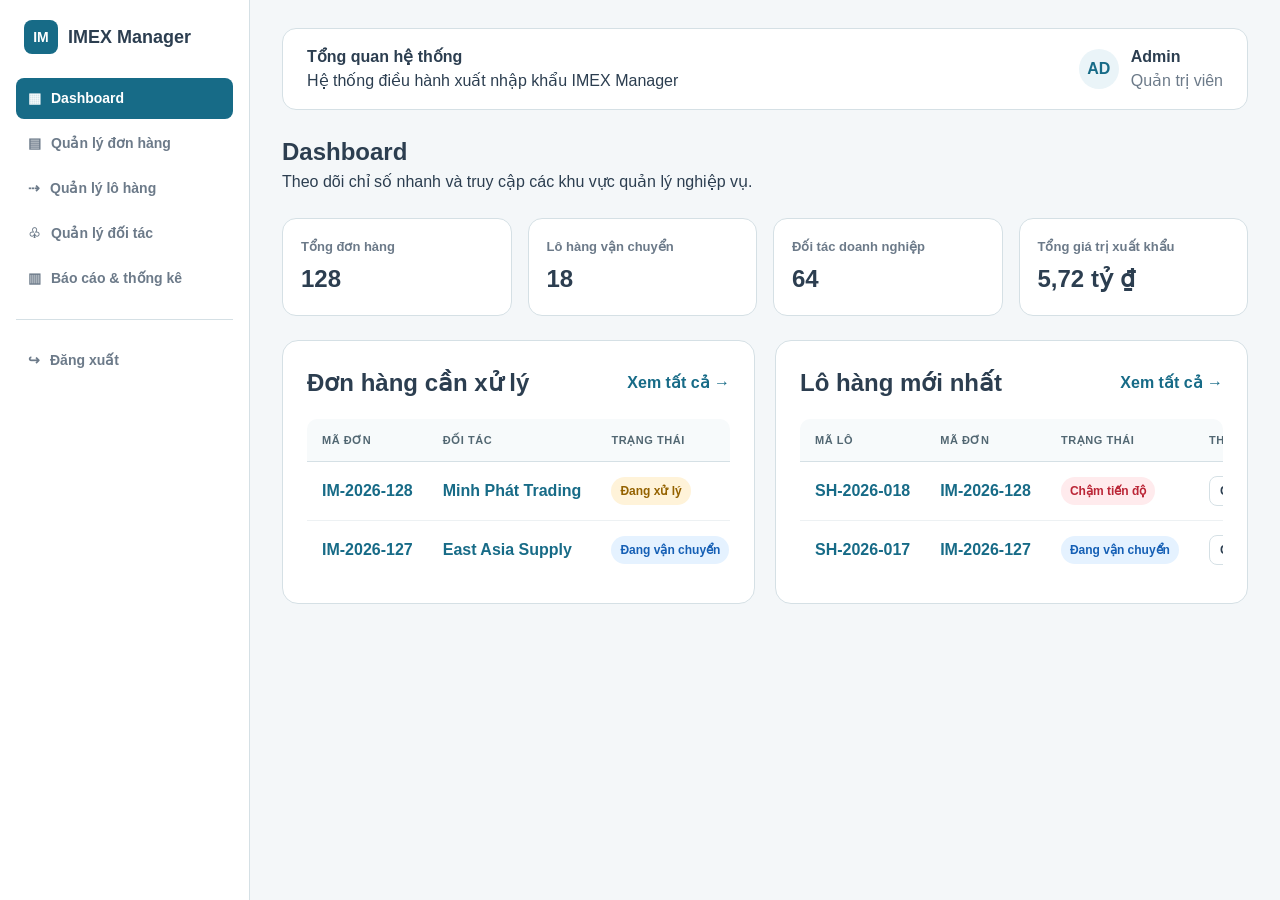
<file: index.html>
<!DOCTYPE html>
<html lang="vi">
<head>
  <meta charset="UTF-8">
  <meta name="viewport" content="width=device-width, initial-scale=1.0">
  <title>Dashboard | IMEX Manager</title>
  <link rel="stylesheet" href="css/style.css">
</head>
<body>
  <div class="app-layout">
    <aside class="sidebar">
      <div class="logo">
        <span class="logo-mark">IM</span>
        <span>IMEX Manager</span>
      </div>

      <nav class="sidebar-nav" aria-label="Điều hướng chính">
        <a class="active" href="index.html"><span aria-hidden="true">▦</span> Dashboard</a>
        <a href="pages/orders.html"><span aria-hidden="true">▤</span> Quản lý đơn hàng</a>
        <a href="pages/shipments.html"><span aria-hidden="true">⇢</span> Quản lý lô hàng</a>
        <a href="pages/partners.html"><span aria-hidden="true">♧</span> Quản lý đối tác</a>
        <a href="pages/reports.html"><span aria-hidden="true">▥</span> Báo cáo & thống kê</a>
      </nav>

      <div class="divider"></div>
      <a class="nav-link" href="login.html"><span aria-hidden="true">↪</span> Đăng xuất</a>
    </aside>

    <main class="main-content">
      <header class="topbar">
        <div>
          <strong>Tổng quan hệ thống</strong>
          <p class="mb-0">Hệ thống điều hành xuất nhập khẩu IMEX Manager</p>
        </div>

        <div class="user-profile">
          <div class="avatar">AD</div>
          <div>
            <strong>Admin</strong>
            <div class="muted">Quản trị viên</div>
          </div>
        </div>
      </header>

      <section class="page-header">
        <div>
          <h1>Dashboard</h1>
          <p>Theo dõi chỉ số nhanh và truy cập các khu vực quản lý nghiệp vụ.</p>
        </div>
      </section>

      <section class="stats-grid" aria-label="Thống kê tổng quan">
        <article class="stat-card">
          <span class="label">Tổng đơn hàng</span>
          <strong class="value">128</strong>
        </article>

        <article class="stat-card">
          <span class="label">Lô hàng vận chuyển</span>
          <strong class="value">18</strong>
        </article>

        <article class="stat-card">
          <span class="label">Đối tác doanh nghiệp</span>
          <strong class="value">64</strong>
        </article>

        <article class="stat-card">
          <span class="label">Tổng giá trị xuất khẩu</span>
          <strong class="value">5,72 tỷ ₫</strong>
        </article>
      </section>

      <section class="content-grid">
        <article class="card">
          <div class="card-header">
            <h2>Đơn hàng cần xử lý</h2>
            <a href="pages/orders.html" class="text-primary">Xem tất cả →</a>
          </div>
          <div class="table-container">
            <table>
              <thead>
                <tr>
                  <th scope="col">Mã đơn</th>
                  <th scope="col">Đối tác</th>
                  <th scope="col">Trạng thái</th>
                  <th scope="col">Thao tác</th>
                </tr>
              </thead>
              <tbody>
                <tr>
                  <td><a href="pages/orders.html?search=IM-2026-128&edit=IM-2026-128" class="text-primary">IM-2026-128</a></td>
                  <td><a href="pages/partners.html?search=Minh Phát" class="text-primary">Minh Phát Trading</a></td>
                  <td><span class="badge badge-warning">Đang xử lý</span></td>
                  <td><a href="pages/orders.html?search=IM-2026-128&edit=IM-2026-128" class="btn btn-secondary btn-sm">Sửa</a></td>
                </tr>
                <tr>
                  <td><a href="pages/orders.html?search=IM-2026-127&edit=IM-2026-127" class="text-primary">IM-2026-127</a></td>
                  <td><a href="pages/partners.html?search=East Asia" class="text-primary">East Asia Supply</a></td>
                  <td><span class="badge badge-info">Đang vận chuyển</span></td>
                  <td><a href="pages/orders.html?search=IM-2026-127&edit=IM-2026-127" class="btn btn-secondary btn-sm">Sửa</a></td>
                </tr>
              </tbody>
            </table>
          </div>
        </article>

        <article class="card">
          <div class="card-header">
            <h2>Lô hàng mới nhất</h2>
            <a href="pages/shipments.html" class="text-primary">Xem tất cả →</a>
          </div>
          <div class="table-container">
            <table>
              <thead>
                <tr>
                  <th scope="col">Mã lô</th>
                  <th scope="col">Mã đơn</th>
                  <th scope="col">Trạng thái</th>
                  <th scope="col">Thao tác</th>
                </tr>
              </thead>
              <tbody>
                <tr>
                  <td><a href="pages/shipments.html?search=SH-2026-018&edit=SH-2026-018" class="text-primary">SH-2026-018</a></td>
                  <td><a href="pages/orders.html?search=IM-2026-128&edit=IM-2026-128" class="text-primary">IM-2026-128</a></td>
                  <td><span class="badge badge-danger">Chậm tiến độ</span></td>
                  <td><a href="pages/shipments.html?search=SH-2026-018&edit=SH-2026-018" class="btn btn-secondary btn-sm">Chi tiết</a></td>
                </tr>
                <tr>
                  <td><a href="pages/shipments.html?search=SH-2026-017&edit=SH-2026-017" class="text-primary">SH-2026-017</a></td>
                  <td><a href="pages/orders.html?search=IM-2026-127&edit=IM-2026-127" class="text-primary">IM-2026-127</a></td>
                  <td><span class="badge badge-info">Đang vận chuyển</span></td>
                  <td><a href="pages/shipments.html?search=SH-2026-017&edit=SH-2026-017" class="btn btn-secondary btn-sm">Chi tiết</a></td>
                </tr>
              </tbody>
            </table>
          </div>
        </article>
      </section>
    </main>
  </div>
  <script src="js/app.js" defer></script>
</body>
</html>
</file>
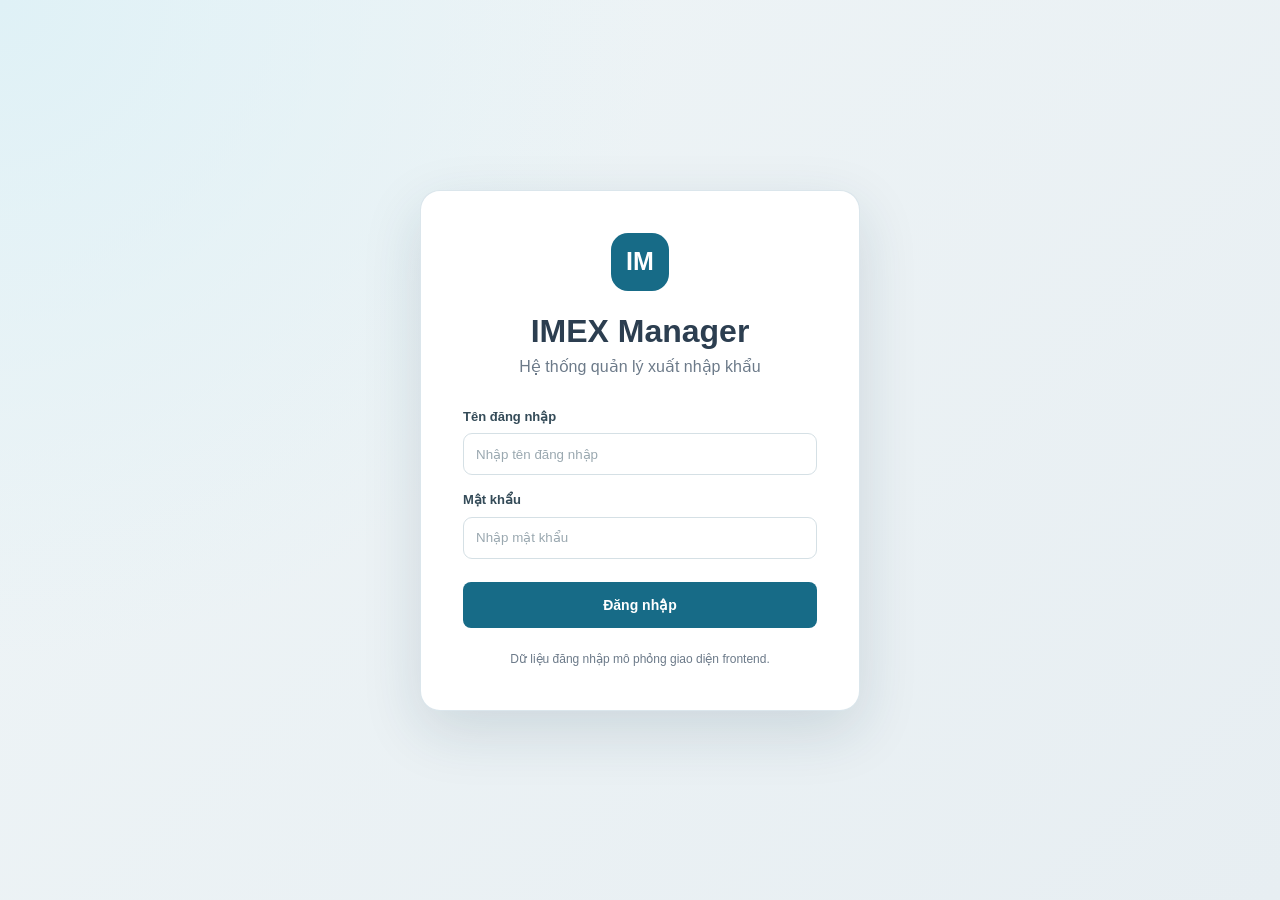
<file: login.html>
<!DOCTYPE html>
<html lang="vi">
<head>
  <meta charset="UTF-8">
  <meta name="viewport" content="width=device-width, initial-scale=1.0">
  <title>Đăng nhập | IMEX Manager</title>
  <link rel="stylesheet" href="css/style.css">
</head>
<body class="login-page">
  <main class="login-container">
    <header class="login-header">
      <div class="login-logo">IM</div>
      <h1>IMEX Manager</h1>
      <p class="muted">Hệ thống quản lý xuất nhập khẩu</p>
    </header>

    <form action="index.html" method="post">
      <div class="form-group">
        <label for="username">Tên đăng nhập</label>
        <input id="username" name="username" placeholder="Nhập tên đăng nhập" required>
      </div>

      <div class="form-group">
        <label for="password">Mật khẩu</label>
        <input id="password" name="password" type="password" placeholder="Nhập mật khẩu" required>
      </div>

      <button class="btn btn-primary" type="submit">Đăng nhập</button>
    </form>

    <footer class="login-footer">
      Dữ liệu đăng nhập mô phỏng giao diện frontend.
    </footer>
  </main>
  <script src="js/app.js" defer></script>
</body>
</html>
</file>
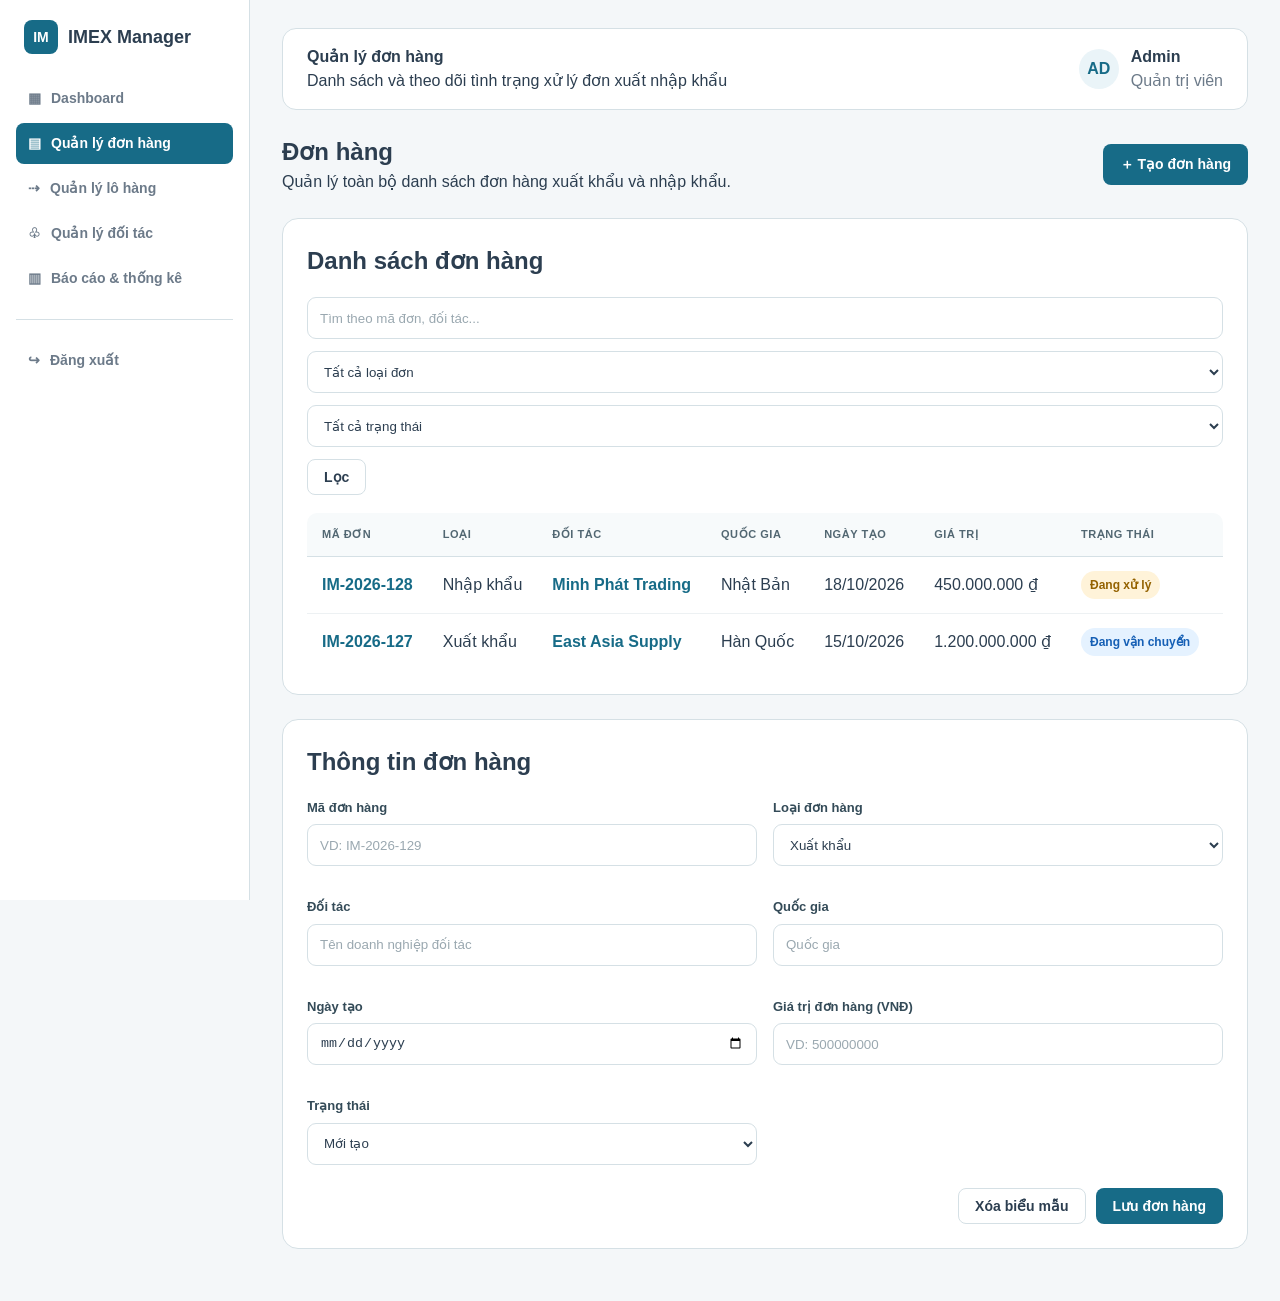
<file: pages/orders.html>
<!DOCTYPE html>
<html lang="vi">
<head>
  <meta charset="UTF-8">
  <meta name="viewport" content="width=device-width, initial-scale=1.0">
  <title>Quản lý đơn hàng | IMEX Manager</title>
  <link rel="stylesheet" href="../css/style.css">
</head>
<body>
  <div class="app-layout">
    <aside class="sidebar">
      <div class="logo">
        <span class="logo-mark">IM</span>
        <span>IMEX Manager</span>
      </div>

      <nav class="sidebar-nav" aria-label="Điều hướng chính">
        <a href="../index.html"><span aria-hidden="true">▦</span> Dashboard</a>
        <a class="active" href="orders.html"><span aria-hidden="true">▤</span> Quản lý đơn hàng</a>
        <a href="shipments.html"><span aria-hidden="true">⇢</span> Quản lý lô hàng</a>
        <a href="partners.html"><span aria-hidden="true">♧</span> Quản lý đối tác</a>
        <a href="reports.html"><span aria-hidden="true">▥</span> Báo cáo & thống kê</a>
      </nav>

      <div class="divider"></div>
      <a class="nav-link" href="../login.html"><span aria-hidden="true">↪</span> Đăng xuất</a>
    </aside>

    <main class="main-content">
      <header class="topbar">
        <div>
          <strong>Quản lý đơn hàng</strong>
          <p class="mb-0">Danh sách và theo dõi tình trạng xử lý đơn xuất nhập khẩu</p>
        </div>

        <div class="user-profile">
          <div class="avatar">AD</div>
          <div>
            <strong>Admin</strong>
            <div class="muted">Quản trị viên</div>
          </div>
        </div>
      </header>

      <section class="page-header">
        <div>
          <h1>Đơn hàng</h1>
          <p>Quản lý toàn bộ danh sách đơn hàng xuất khẩu và nhập khẩu.</p>
        </div>
        <a class="btn btn-primary" href="#order-form">＋ Tạo đơn hàng</a>
      </section>

      <section class="card">
        <div class="card-header">
          <h2>Danh sách đơn hàng</h2>
        </div>

        <div class="toolbar">
          <div class="search-box">
            <input type="search" aria-label="Tìm đơn hàng" placeholder="Tìm theo mã đơn, đối tác...">
          </div>

          <select aria-label="Lọc loại đơn">
            <option value="">Tất cả loại đơn</option>
            <option value="export">Xuất khẩu</option>
            <option value="import">Nhập khẩu</option>
          </select>

          <select aria-label="Lọc trạng thái">
            <option value="">Tất cả trạng thái</option>
            <option value="new">Mới tạo</option>
            <option value="processing">Đang xử lý</option>
            <option value="shipping">Đang vận chuyển</option>
            <option value="completed">Hoàn thành</option>
            <option value="cancelled">Đã hủy</option>
          </select>

          <button class="btn btn-secondary" type="button">Lọc</button>
        </div>

        <div class="table-container">
          <table>
            <caption class="sr-only">Danh sách các đơn hàng xuất nhập khẩu</caption>
            <thead>
              <tr>
                <th scope="col">Mã đơn</th>
                <th scope="col">Loại</th>
                <th scope="col">Đối tác</th>
                <th scope="col">Quốc gia</th>
                <th scope="col">Ngày tạo</th>
                <th scope="col">Giá trị</th>
                <th scope="col">Trạng thái</th>
                <th scope="col">Thao tác</th>
              </tr>
            </thead>
            <tbody>
              <tr>
                <td><a href="shipments.html?search=IM-2026-128" class="text-primary">IM-2026-128</a></td>
                <td>Nhập khẩu</td>
                <td><a href="partners.html?search=Minh Phát&edit=PT-001" class="text-primary">Minh Phát Trading</a></td>
                <td>Nhật Bản</td>
                <td>18/10/2026</td>
                <td>450.000.000 ₫</td>
                <td><span class="badge badge-warning">Đang xử lý</span></td>
                <td>
                  <div class="actions">
                    <button class="btn btn-secondary btn-sm" type="button">Xem</button>
                    <button class="btn btn-secondary btn-sm" type="button">Sửa</button>
                  </div>
                </td>
              </tr>
              <tr>
                <td><a href="shipments.html?search=IM-2026-127" class="text-primary">IM-2026-127</a></td>
                <td>Xuất khẩu</td>
                <td><a href="partners.html?search=East Asia&edit=PT-002" class="text-primary">East Asia Supply</a></td>
                <td>Hàn Quốc</td>
                <td>15/10/2026</td>
                <td>1.200.000.000 ₫</td>
                <td><span class="badge badge-info">Đang vận chuyển</span></td>
                <td>
                  <div class="actions">
                    <button class="btn btn-secondary btn-sm" type="button">Xem</button>
                    <button class="btn btn-secondary btn-sm" type="button">Sửa</button>
                  </div>
                </td>
              </tr>
            </tbody>
          </table>
        </div>
      </section>

      <section id="order-form" class="form-card mt-2">
        <div class="card-header">
          <h2>Thông tin đơn hàng</h2>
        </div>

        <form action="#" method="post">
          <div class="form-grid">
            <div class="form-group">
              <label for="order-code">Mã đơn hàng</label>
              <input id="order-code" name="order-code" placeholder="VD: IM-2026-129" required>
            </div>

            <div class="form-group">
              <label for="order-type">Loại đơn hàng</label>
              <select id="order-type" name="order-type">
                <option value="Xuất khẩu">Xuất khẩu</option>
                <option value="Nhập khẩu">Nhập khẩu</option>
              </select>
            </div>

            <div class="form-group">
              <label for="partner">Đối tác</label>
              <input id="partner" name="partner" placeholder="Tên doanh nghiệp đối tác" required>
            </div>

            <div class="form-group">
              <label for="country">Quốc gia</label>
              <input id="country" name="country" placeholder="Quốc gia" required>
            </div>

            <div class="form-group">
              <label for="created-date">Ngày tạo</label>
              <input id="created-date" name="created-date" type="date">
            </div>

            <div class="form-group">
              <label for="order-value">Giá trị đơn hàng (VNĐ)</label>
              <input id="order-value" name="order-value" type="number" placeholder="VD: 500000000">
            </div>

            <div class="form-group">
              <label for="order-status">Trạng thái</label>
              <select id="order-status" name="order-status">
                <option value="Mới tạo">Mới tạo</option>
                <option value="Đang xử lý">Đang xử lý</option>
                <option value="Đang vận chuyển">Đang vận chuyển</option>
                <option value="Hoàn thành">Hoàn thành</option>
                <option value="Đã hủy">Đã hủy</option>
              </select>
            </div>
          </div>

          <div class="form-actions mt-1">
            <button class="btn btn-secondary" type="reset">Xóa biểu mẫu</button>
            <button class="btn btn-primary" type="submit">Lưu đơn hàng</button>
          </div>
        </form>
      </section>
    </main>
  </div>
  <script src="../js/app.js" defer></script>
</body>
</html
</file>
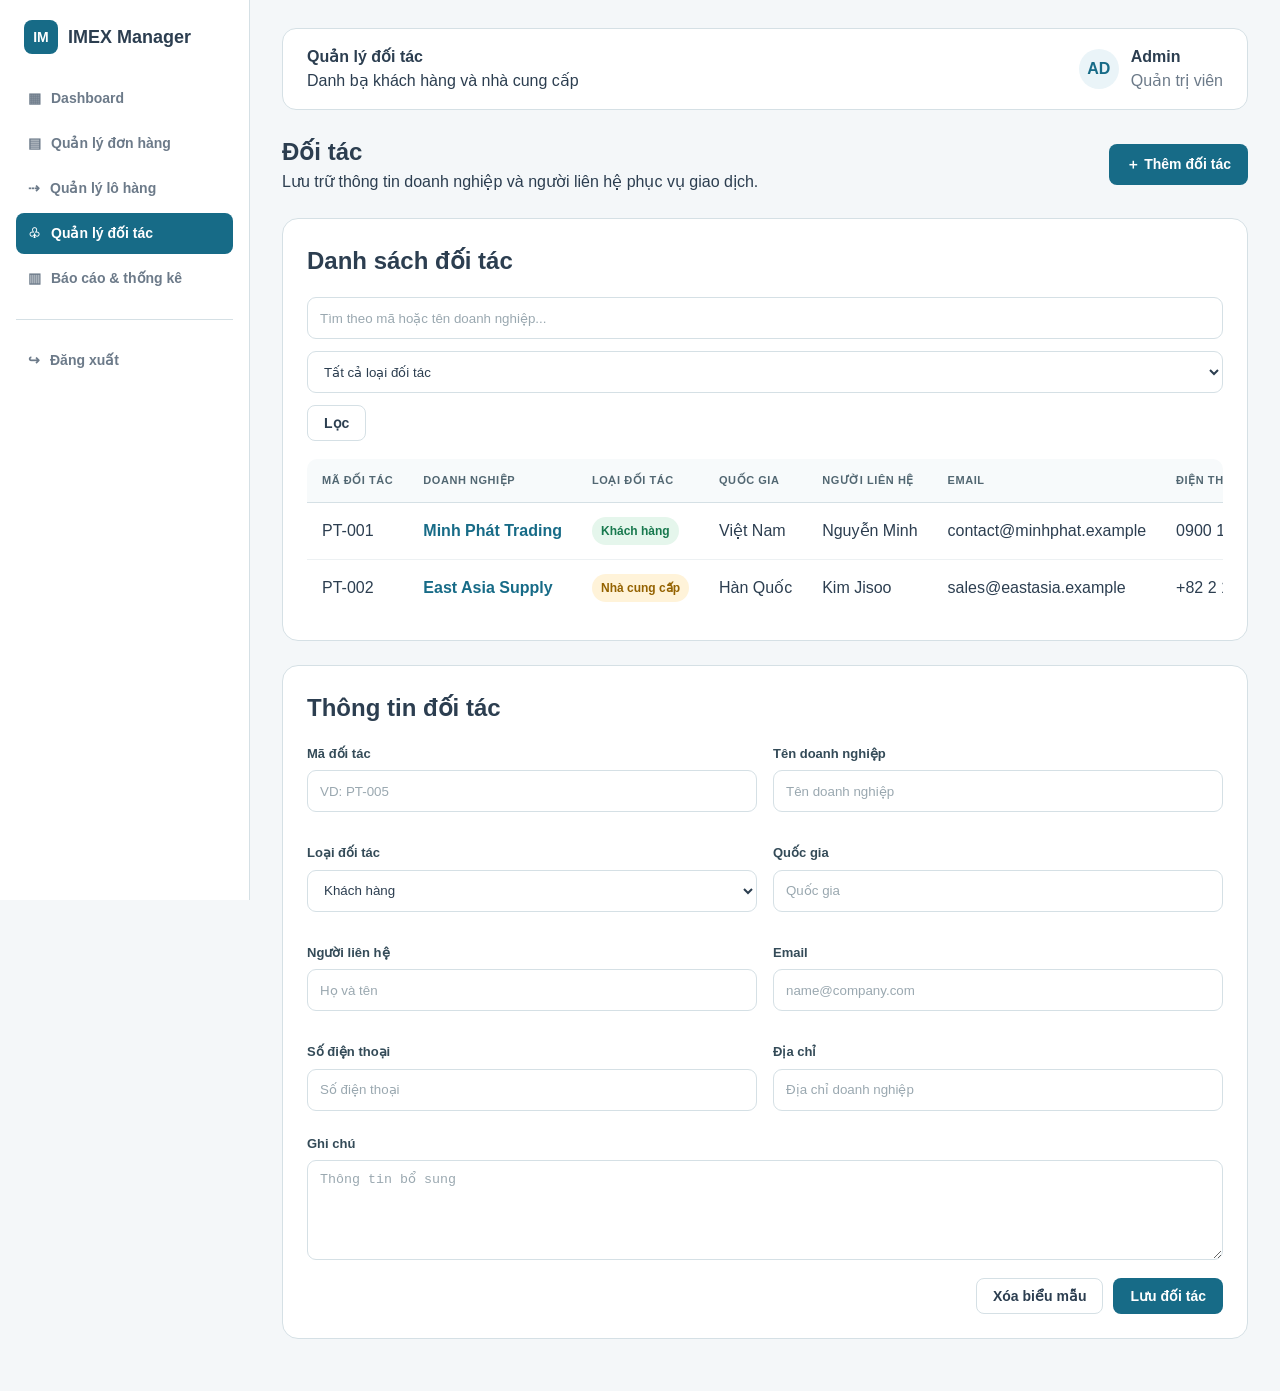
<file: pages/partners.html>
<!DOCTYPE html>
<html lang="vi">
<head>
  <meta charset="UTF-8">
  <meta name="viewport" content="width=device-width, initial-scale=1.0">
  <title>Quản lý đối tác | IMEX Manager</title>
  <link rel="stylesheet" href="../css/style.css">
</head>
<body>
  <div class="app-layout">
    <aside class="sidebar">
      <div class="logo">
        <span class="logo-mark">IM</span>
        <span>IMEX Manager</span>
      </div>

      <nav class="sidebar-nav" aria-label="Điều hướng chính">
        <a href="../index.html"><span aria-hidden="true">▦</span> Dashboard</a>
        <a href="orders.html"><span aria-hidden="true">▤</span> Quản lý đơn hàng</a>
        <a href="shipments.html"><span aria-hidden="true">⇢</span> Quản lý lô hàng</a>
        <a class="active" href="partners.html"><span aria-hidden="true">♧</span> Quản lý đối tác</a>
        <a href="reports.html"><span aria-hidden="true">▥</span> Báo cáo & thống kê</a>
      </nav>

      <div class="divider"></div>
      <a class="nav-link" href="../login.html"><span aria-hidden="true">↪</span> Đăng xuất</a>
    </aside>

    <main class="main-content">
      <header class="topbar">
        <div>
          <strong>Quản lý đối tác</strong>
          <p class="mb-0">Danh bạ khách hàng và nhà cung cấp</p>
        </div>

        <div class="user-profile">
          <div class="avatar">AD</div>
          <div>
            <strong>Admin</strong>
            <div class="muted">Quản trị viên</div>
          </div>
        </div>
      </header>

      <section class="page-header">
        <div>
          <h1>Đối tác</h1>
          <p>Lưu trữ thông tin doanh nghiệp và người liên hệ phục vụ giao dịch.</p>
        </div>
        <a class="btn btn-primary" href="#partner-form">＋ Thêm đối tác</a>
      </section>

      <section class="card">
        <div class="card-header">
          <h2>Danh sách đối tác</h2>
        </div>

        <div class="toolbar">
          <div class="search-box">
            <input type="search" aria-label="Tìm đối tác" placeholder="Tìm theo mã hoặc tên doanh nghiệp...">
          </div>

          <select aria-label="Lọc loại đối tác">
            <option value="">Tất cả loại đối tác</option>
            <option value="customer">Khách hàng</option>
            <option value="supplier">Nhà cung cấp</option>
            <option value="both">Cả hai</option>
          </select>

          <button class="btn btn-secondary" type="button">Lọc</button>
        </div>

        <div class="table-container">
          <table>
            <caption class="sr-only">Danh sách đối tác doanh nghiệp</caption>
            <thead>
              <tr>
                <th scope="col">Mã đối tác</th>
                <th scope="col">Doanh nghiệp</th>
                <th scope="col">Loại đối tác</th>
                <th scope="col">Quốc gia</th>
                <th scope="col">Người liên hệ</th>
                <th scope="col">Email</th>
                <th scope="col">Điện thoại</th>
                <th scope="col">Thao tác</th>
              </tr>
            </thead>
            <tbody>
              <tr>
                <td>PT-001</td>
                <td>
                  <a href="orders.html?search=Minh Phát" class="text-primary">Minh Phát Trading</a>
                </td>
                <td><span class="badge badge-success">Khách hàng</span></td>
                <td>Việt Nam</td>
                <td>Nguyễn Minh</td>
                <td>contact@minhphat.example</td>
                <td>0900 123 456</td>
                <td>
                  <div class="actions">
                    <button class="btn btn-secondary btn-sm" type="button">Xem</button>
                    <button class="btn btn-secondary btn-sm" type="button">Sửa</button>
                  </div>
                </td>
              </tr>
              <tr>
                <td>PT-002</td>
                <td>
                  <a href="orders.html?search=East Asia" class="text-primary">East Asia Supply</a>
                </td>
                <td><span class="badge badge-warning">Nhà cung cấp</span></td>
                <td>Hàn Quốc</td>
                <td>Kim Jisoo</td>
                <td>sales@eastasia.example</td>
                <td>+82 2 1234 5678</td>
                <td>
                  <div class="actions">
                    <button class="btn btn-secondary btn-sm" type="button">Xem</button>
                    <button class="btn btn-secondary btn-sm" type="button">Sửa</button>
                  </div>
                </td>
              </tr>
            </tbody>
          </table>
        </div>
      </section>

      <section id="partner-form" class="form-card mt-2">
        <div class="card-header">
          <h2>Thông tin đối tác</h2>
        </div>

        <form action="#" method="post">
          <div class="form-grid">
            <div class="form-group">
              <label for="partner-code">Mã đối tác</label>
              <input id="partner-code" name="partner-code" placeholder="VD: PT-005" required>
            </div>

            <div class="form-group">
              <label for="company">Tên doanh nghiệp</label>
              <input id="company" name="company" placeholder="Tên doanh nghiệp" required>
            </div>

            <div class="form-group">
              <label for="partner-type">Loại đối tác</label>
              <select id="partner-type" name="partner-type">
                <option value="Khách hàng">Khách hàng</option>
                <option value="Nhà cung cấp">Nhà cung cấp</option>
                <option value="Cả hai">Cả hai</option>
              </select>
            </div>

            <div class="form-group">
              <label for="partner-country">Quốc gia</label>
              <input id="partner-country" name="partner-country" placeholder="Quốc gia" required>
            </div>

            <div class="form-group">
              <label for="contact-name">Người liên hệ</label>
              <input id="contact-name" name="contact-name" placeholder="Họ và tên">
            </div>

            <div class="form-group">
              <label for="partner-email">Email</label>
              <input id="partner-email" name="partner-email" type="email" placeholder="name@company.com" required>
            </div>

            <div class="form-group">
              <label for="partner-phone">Số điện thoại</label>
              <input id="partner-phone" name="partner-phone" type="tel" placeholder="Số điện thoại">
            </div>

            <div class="form-group">
              <label for="partner-address">Địa chỉ</label>
              <input id="partner-address" name="partner-address" placeholder="Địa chỉ doanh nghiệp">
            </div>
          </div>

          <div class="form-group mt-1">
            <label for="partner-notes">Ghi chú</label>
            <textarea id="partner-notes" name="partner-notes" placeholder="Thông tin bổ sung"></textarea>
          </div>

          <div class="form-actions">
            <button class="btn btn-secondary" type="reset">Xóa biểu mẫu</button>
            <button class="btn btn-primary" type="submit">Lưu đối tác</button>
          </div>
        </form>
      </section>
    </main>
  </div>
  <script src="../js/app.js" defer></script>
</body>
</html>
</file>
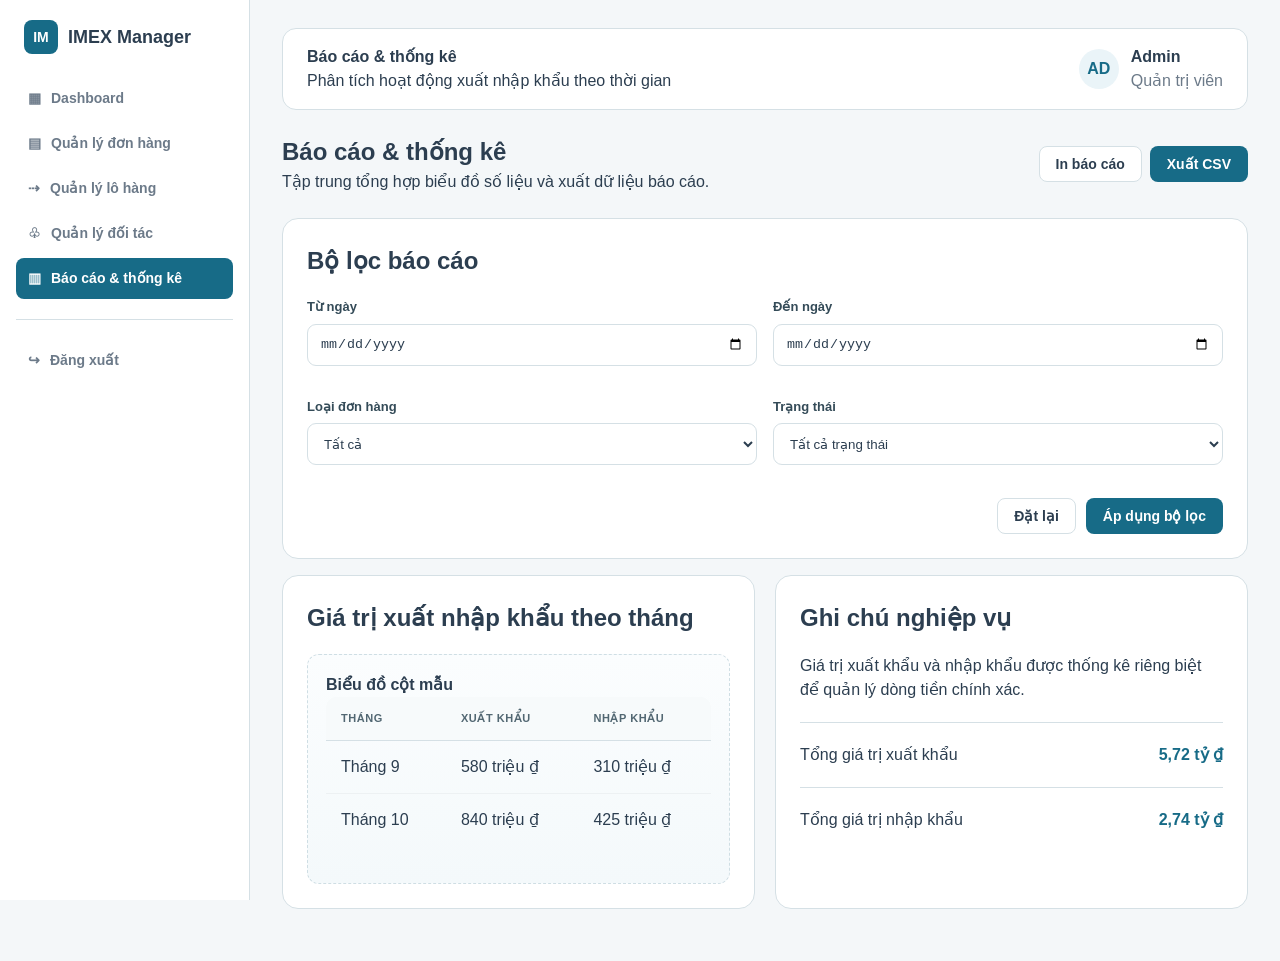
<file: pages/reports.html>
<!DOCTYPE html>
<html lang="vi">
<head>
  <meta charset="UTF-8">
  <meta name="viewport" content="width=device-width, initial-scale=1.0">
  <title>Báo cáo & thống kê | IMEX Manager</title>
  <link rel="stylesheet" href="../css/style.css">
</head>
<body>
  <div class="app-layout">
    <aside class="sidebar">
      <div class="logo">
        <span class="logo-mark">IM</span>
        <span>IMEX Manager</span>
      </div>

      <nav class="sidebar-nav" aria-label="Điều hướng chính">
        <a href="../index.html"><span aria-hidden="true">▦</span> Dashboard</a>
        <a href="orders.html"><span aria-hidden="true">▤</span> Quản lý đơn hàng</a>
        <a href="shipments.html"><span aria-hidden="true">⇢</span> Quản lý lô hàng</a>
        <a href="partners.html"><span aria-hidden="true">♧</span> Quản lý đối tác</a>
        <a class="active" href="reports.html"><span aria-hidden="true">▥</span> Báo cáo & thống kê</a>
      </nav>

      <div class="divider"></div>
      <a class="nav-link" href="../login.html"><span aria-hidden="true">↪</span> Đăng xuất</a>
    </aside>

    <main class="main-content">
      <header class="topbar">
        <div>
          <strong>Báo cáo & thống kê</strong>
          <p class="mb-0">Phân tích hoạt động xuất nhập khẩu theo thời gian</p>
        </div>

        <div class="user-profile">
          <div class="avatar">AD</div>
          <div>
            <strong>Admin</strong>
            <div class="muted">Quản trị viên</div>
          </div>
        </div>
      </header>

      <section class="page-header">
        <div>
          <h1>Báo cáo & thống kê</h1>
          <p>Tập trung tổng hợp biểu đồ số liệu và xuất dữ liệu báo cáo.</p>
        </div>

        <div class="d-flex gap-1">
          <button class="btn btn-secondary" type="button">In báo cáo</button>
          <button class="btn btn-primary" type="button">Xuất CSV</button>
        </div>
      </section>

      <section class="card mb-2">
        <div class="card-header">
          <h2>Bộ lọc báo cáo</h2>
        </div>

        <form action="#report-results" method="get">
          <div class="form-grid">
            <div class="form-group">
              <label for="from-date">Từ ngày</label>
              <input id="from-date" name="from-date" type="date">
            </div>

            <div class="form-group">
              <label for="to-date">Đến ngày</label>
              <input id="to-date" name="to-date" type="date">
            </div>

            <div class="form-group">
              <label for="report-type">Loại đơn hàng</label>
              <select id="report-type" name="report-type">
                <option value="all">Tất cả</option>
                <option value="export">Xuất khẩu</option>
                <option value="import">Nhập khẩu</option>
              </select>
            </div>

            <div class="form-group">
              <label for="report-status">Trạng thái</label>
              <select id="report-status" name="report-status">
                <option value="all">Tất cả trạng thái</option>
                <option value="completed">Hoàn thành</option>
                <option value="processing">Đang xử lý</option>
              </select>
            </div>
          </div>

          <div class="form-actions">
            <button class="btn btn-secondary" type="reset">Đặt lại</button>
            <button class="btn btn-primary" type="submit">Áp dụng bộ lọc</button>
          </div>
        </form>
      </section>

      <section class="content-grid">
        <article class="report-card">
          <div class="card-header">
            <h2>Giá trị xuất nhập khẩu theo tháng</h2>
          </div>
          <div class="chart-placeholder">
            <p><strong>Biểu đồ cột mẫu</strong></p>
            <div class="table-container">
              <table>
                <thead>
                  <tr>
                    <th scope="col">Tháng</th>
                    <th scope="col">Xuất khẩu</th>
                    <th scope="col">Nhập khẩu</th>
                  </tr>
                </thead>
                <tbody>
                  <tr>
                    <td>Tháng 9</td>
                    <td>580 triệu ₫</td>
                    <td>310 triệu ₫</td>
                  </tr>
                  <tr>
                    <td>Tháng 10</td>
                    <td>840 triệu ₫</td>
                    <td>425 triệu ₫</td>
                  </tr>
                </tbody>
              </table>
            </div>
          </div>
        </article>

        <article class="report-card">
          <div class="card-header">
            <h2>Ghi chú nghiệp vụ</h2>
          </div>
          <p>Giá trị xuất khẩu và nhập khẩu được thống kê riêng biệt để quản lý dòng tiền chính xác.</p>
          <div class="divider"></div>
          <div class="d-flex align-center justify-between">
            <span>Tổng giá trị xuất khẩu</span>
            <strong class="text-primary">5,72 tỷ ₫</strong>
          </div>
          <div class="divider"></div>
          <div class="d-flex align-center justify-between">
            <span>Tổng giá trị nhập khẩu</span>
            <strong class="text-primary">2,74 tỷ ₫</strong>
          </div>
        </article>
      </section>
    </main>
  </div>
  <script src="../js/app.js" defer></script>
</body>
</html>
</file>
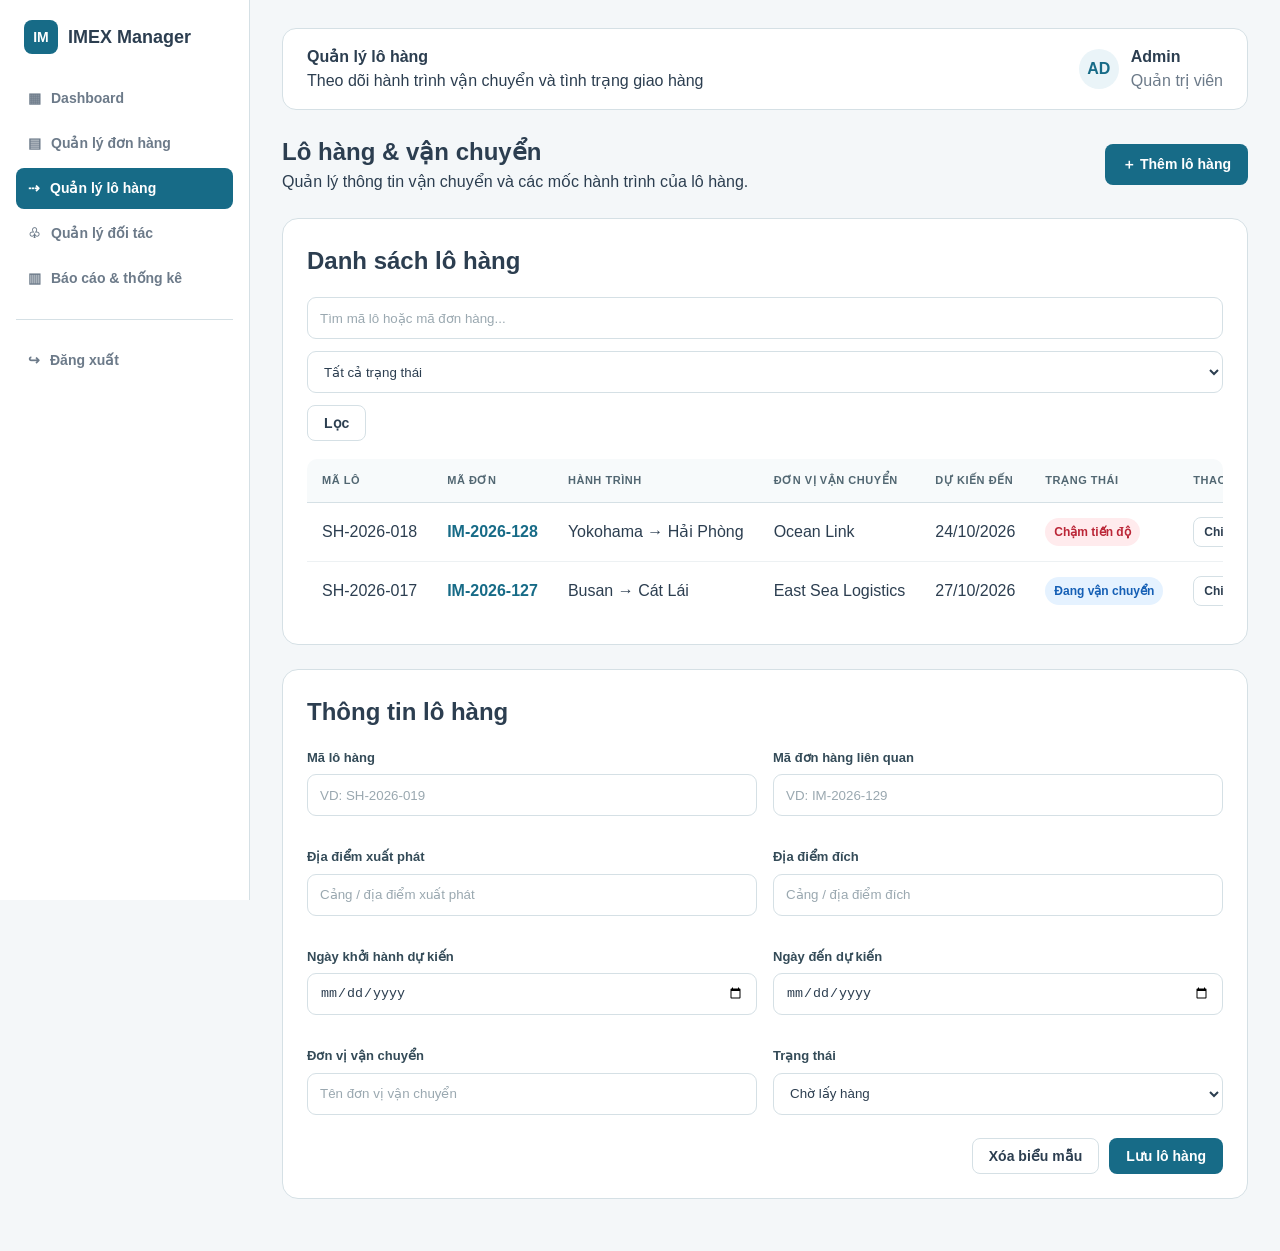
<file: pages/shipments.html>
<!DOCTYPE html>
<html lang="vi">
<head>
  <meta charset="UTF-8">
  <meta name="viewport" content="width=device-width, initial-scale=1.0">
  <title>Quản lý lô hàng | IMEX Manager</title>
  <link rel="stylesheet" href="../css/style.css">
</head>
<body>
  <div class="app-layout">
    <aside class="sidebar">
      <div class="logo">
        <span class="logo-mark">IM</span>
        <span>IMEX Manager</span>
      </div>

      <nav class="sidebar-nav" aria-label="Điều hướng chính">
        <a href="../index.html"><span aria-hidden="true">▦</span> Dashboard</a>
        <a href="orders.html"><span aria-hidden="true">▤</span> Quản lý đơn hàng</a>
        <a class="active" href="shipments.html"><span aria-hidden="true">⇢</span> Quản lý lô hàng</a>
        <a href="partners.html"><span aria-hidden="true">♧</span> Quản lý đối tác</a>
        <a href="reports.html"><span aria-hidden="true">▥</span> Báo cáo & thống kê</a>
      </nav>

      <div class="divider"></div>
      <a class="nav-link" href="../login.html"><span aria-hidden="true">↪</span> Đăng xuất</a>
    </aside>

    <main class="main-content">
      <header class="topbar">
        <div>
          <strong>Quản lý lô hàng</strong>
          <p class="mb-0">Theo dõi hành trình vận chuyển và tình trạng giao hàng</p>
        </div>

        <div class="user-profile">
          <div class="avatar">AD</div>
          <div>
            <strong>Admin</strong>
            <div class="muted">Quản trị viên</div>
          </div>
        </div>
      </header>

      <section class="page-header">
        <div>
          <h1>Lô hàng & vận chuyển</h1>
          <p>Quản lý thông tin vận chuyển và các mốc hành trình của lô hàng.</p>
        </div>
        <a class="btn btn-primary" href="#shipment-form">＋ Thêm lô hàng</a>
      </section>

      <section class="card">
        <div class="card-header">
          <h2>Danh sách lô hàng</h2>
        </div>

        <div class="toolbar">
          <div class="search-box">
            <input type="search" aria-label="Tìm lô hàng" placeholder="Tìm mã lô hoặc mã đơn hàng...">
          </div>

          <select aria-label="Lọc trạng thái">
            <option value="">Tất cả trạng thái</option>
            <option value="pending">Chờ lấy hàng</option>
            <option value="in_transit">Đang vận chuyển</option>
            <option value="delivered">Đã giao hàng</option>
            <option value="delayed">Chậm tiến độ</option>
          </select>

          <button class="btn btn-secondary" type="button">Lọc</button>
        </div>

        <div class="table-container">
          <table>
            <caption class="sr-only">Danh sách lô hàng đang vận chuyển</caption>
            <thead>
              <tr>
                <th scope="col">Mã lô</th>
                <th scope="col">Mã đơn</th>
                <th scope="col">Hành trình</th>
                <th scope="col">Đơn vị vận chuyển</th>
                <th scope="col">Dự kiến đến</th>
                <th scope="col">Trạng thái</th>
                <th scope="col">Thao tác</th>
              </tr>
            </thead>
            <tbody>
              <tr>
                <td>SH-2026-018</td>
                <td><a href="orders.html?search=IM-2026-128&edit=IM-2026-128" class="text-primary">IM-2026-128</a></td>
                <td>Yokohama → Hải Phòng</td>
                <td>Ocean Link</td>
                <td>24/10/2026</td>
                <td><span class="badge badge-danger">Chậm tiến độ</span></td>
                <td>
                  <a class="btn btn-secondary btn-sm" href="shipments.html?search=SH-2026-018&edit=SH-2026-018">Chi tiết</a>
                </td>
              </tr>
              <tr>
                <td>SH-2026-017</td>
                <td><a href="orders.html?search=IM-2026-127&edit=IM-2026-127" class="text-primary">IM-2026-127</a></td>
                <td>Busan → Cát Lái</td>
                <td>East Sea Logistics</td>
                <td>27/10/2026</td>
                <td><span class="badge badge-info">Đang vận chuyển</span></td>
                <td>
                  <a class="btn btn-secondary btn-sm" href="shipments.html?search=SH-2026-017&edit=SH-2026-017">Chi tiết</a>
                </td>
              </tr>
            </tbody>
          </table>
        </div>
      </section>

      <section id="shipment-form" class="form-card mt-2">
        <div class="card-header">
          <h2>Thông tin lô hàng</h2>
        </div>

        <form action="#" method="post">
          <div class="form-grid">
            <div class="form-group">
              <label for="shipment-code">Mã lô hàng</label>
              <input id="shipment-code" name="shipment-code" placeholder="VD: SH-2026-019" required>
            </div>

            <div class="form-group">
              <label for="related-order">Mã đơn hàng liên quan</label>
              <input id="related-order" name="related-order" placeholder="VD: IM-2026-129" required>
            </div>

            <div class="form-group">
              <label for="origin">Địa điểm xuất phát</label>
              <input id="origin" name="origin" placeholder="Cảng / địa điểm xuất phát" required>
            </div>

            <div class="form-group">
              <label for="destination">Địa điểm đích</label>
              <input id="destination" name="destination" placeholder="Cảng / địa điểm đích" required>
            </div>

            <div class="form-group">
              <label for="departure">Ngày khởi hành dự kiến</label>
              <input id="departure" name="departure" type="date">
            </div>

            <div class="form-group">
              <label for="arrival">Ngày đến dự kiến</label>
              <input id="arrival" name="arrival" type="date">
            </div>

            <div class="form-group">
              <label for="carrier">Đơn vị vận chuyển</label>
              <input id="carrier" name="carrier" placeholder="Tên đơn vị vận chuyển">
            </div>

            <div class="form-group">
              <label for="shipment-status">Trạng thái</label>
              <select id="shipment-status" name="shipment-status">
                <option value="Chờ lấy hàng">Chờ lấy hàng</option>
                <option value="Đang vận chuyển">Đang vận chuyển</option>
                <option value="Đã giao hàng">Đã giao hàng</option>
                <option value="Chậm tiến độ">Chậm tiến độ</option>
              </select>
            </div>
          </div>

          <div class="form-actions mt-1">
            <button class="btn btn-secondary" type="reset">Xóa biểu mẫu</button>
            <button class="btn btn-primary" type="submit">Lưu lô hàng</button>
          </div>
        </form>
      </section>
    </main>
  </div>
  <script src="../js/app.js" defer></script>
</body>
</html>
</file>
<file: css/style.css>
/* IMEX Manager - Style hệ thống dùng chung */

:root {
  --primary: #176b87;
  --primary-soft: #eaf4f8;
  --text: #2c3e50;
  --muted: #6c7a89;
  --border: #d5e0e5;
  --bg: #f4f7f9;
  --sidebar-width: 250px;
  --success: #18794e;
  --danger: #bb2637;
  --warning: #946200;
  --info: #155fb5;
}

*, *::before, *::after {
  box-sizing: border-box;
  margin: 0;
  padding: 0;
}

body {
  font-family: -apple-system, BlinkMacSystemFont, "Segoe UI", Roboto, Helvetica, Arial, sans-serif;
  background-color: var(--bg);
  color: var(--text);
  line-height: 1.5;
  -webkit-font-smoothing: antialiased;
}

a {
  color: var(--primary);
  text-decoration: none;
}

a:hover {
  text-decoration: underline;
}

.sr-only {
  position: absolute;
  width: 1px;
  height: 1px;
  padding: 0;
  margin: -1px;
  overflow: hidden;
  clip: rect(0, 0, 0, 0);
  white-space: nowrap;
  border: 0;
}

/* App Layout */
.app-layout {
  display: flex;
  min-height: 100vh;
}

.sidebar {
  position: fixed;
  top: 0;
  bottom: 0;
  left: 0;
  width: var(--sidebar-width);
  background: #ffffff;
  border-right: 1px solid var(--border);
  padding: 20px 16px;
  display: flex;
  flex-direction: column;
  z-index: 100;
}

.logo {
  display: flex;
  align-items: center;
  gap: 10px;
  font-weight: 800;
  font-size: 18px;
  color: var(--text);
  margin-bottom: 24px;
  padding: 0 8px;
}

.logo-mark {
  display: grid;
  width: 34px;
  height: 34px;
  place-items: center;
  background: var(--primary);
  color: #fff;
  border-radius: 8px;
  font-size: 14px;
  font-weight: 900;
}

.sidebar-nav {
  display: flex;
  flex-direction: column;
  gap: 4px;
}

.sidebar-nav a, .sidebar .nav-link {
  display: flex;
  align-items: center;
  gap: 10px;
  padding: 10px 12px;
  border-radius: 8px;
  color: var(--muted);
  font-weight: 600;
  font-size: 14px;
  transition: all 0.15s ease;
  text-decoration: none;
}

.sidebar-nav a:hover, .sidebar .nav-link:hover {
  background: var(--primary-soft);
  color: var(--primary);
}

.sidebar-nav a.active {
  background: var(--primary);
  color: #ffffff;
}

.main-content {
  flex: 1;
  margin-left: var(--sidebar-width);
  padding: 28px 32px;
  min-width: 0;
}

.topbar {
  display: flex;
  align-items: center;
  justify-content: space-between;
  margin-bottom: 24px;
  background: #fff;
  padding: 16px 24px;
  border-radius: 14px;
  border: 1px solid var(--border);
}

.user-profile {
  display: flex;
  align-items: center;
  gap: 12px;
}

.avatar {
  width: 40px;
  height: 40px;
  border-radius: 50%;
  background: var(--primary-soft);
  color: var(--primary);
  display: grid;
  place-items: center;
  font-weight: 700;
}

.page-header {
  display: flex;
  align-items: center;
  justify-content: space-between;
  margin-bottom: 24px;
  gap: 16px;
}

.page-header h1 {
  font-size: 24px;
  font-weight: 800;
}

/* Cards & Grids */
.card, .form-card, .report-card, .section-card {
  background: #ffffff;
  border: 1px solid var(--border);
  border-radius: 16px;
  padding: 24px;
  margin-bottom: 24px;
}

.card-header {
  display: flex;
  align-items: center;
  justify-content: space-between;
  margin-bottom: 18px;
}

.stats-grid {
  display: grid;
  grid-template-columns: repeat(4, minmax(0, 1fr));
  gap: 16px;
  margin-bottom: 24px;
}

.stat-card {
  background: #ffffff;
  border: 1px solid var(--border);
  border-radius: 14px;
  padding: 18px;
  display: flex;
  flex-direction: column;
  gap: 4px;
}

.stat-card .label {
  font-size: 13px;
  color: var(--muted);
  font-weight: 600;
}

.stat-card .value {
  font-size: 24px;
  font-weight: 800;
  color: var(--text);
}

.content-grid {
  display: grid;
  grid-template-columns: repeat(2, minmax(0, 1fr));
  gap: 20px;
}

.toolbar {
  display: flex;
  flex-wrap: wrap;
  gap: 12px;
  align-items: center;
  margin-bottom: 18px;
}

.toolbar .search-box {
  flex: 1;
  min-width: 200px;
}

/* Buttons */
.btn {
  display: inline-flex;
  align-items: center;
  justify-content: center;
  gap: 8px;
  padding: 9px 16px;
  border-radius: 8px;
  font-weight: 700;
  font-size: 14px;
  border: 1px solid transparent;
  cursor: pointer;
  transition: all 0.15s ease;
  text-decoration: none;
}

.btn-primary {
  background: var(--primary);
  color: #ffffff;
}

.btn-primary:hover {
  opacity: 0.9;
  text-decoration: none;
}

.btn-secondary {
  background: #ffffff;
  border-color: var(--border);
  color: var(--text);
}

.btn-secondary:hover {
  background: var(--bg);
  text-decoration: none;
}

.btn-danger {
  background: #ffebed;
  color: var(--danger);
}

.btn-danger:hover {
  background: var(--danger);
  color: #ffffff;
  text-decoration: none;
}

.btn-sm {
  padding: 5px 10px;
  font-size: 12px;
}

/* Forms */
.form-grid {
  display: grid;
  grid-template-columns: repeat(2, minmax(0, 1fr));
  gap: 16px;
}

.form-group {
  display: flex;
  min-width: 0;
  flex-direction: column;
  gap: 7px;
  margin-bottom: 15px;
}

label {
  color: #344b58;
  font-size: 13px;
  font-weight: 700;
}

input:not([type="checkbox"]):not([type="radio"]):not([type="submit"]):not([type="button"]),
select, textarea {
  width: 100%;
  min-width: 0;
  min-height: 42px;
  padding: 10px 12px;
  border: 1px solid #d5e0e5;
  border-radius: 9px;
  outline: none;
  background: #fff;
  color: var(--text);
  transition: border-color .18s ease, box-shadow .18s ease;
}

textarea {
  min-height: 100px;
  resize: vertical;
}

input:focus, select:focus, textarea:focus {
  border-color: var(--primary);
  box-shadow: 0 0 0 3px rgba(23,107,135,.12);
}

input::placeholder, textarea::placeholder {
  color: #9aa8b0;
}

input[type="checkbox"], input[type="radio"] {
  accent-color: var(--primary);
}

.form-actions {
  display: flex;
  flex-wrap: wrap;
  justify-content: flex-end;
  gap: 10px;
  margin-top: 18px;
}

/* Tables */
.table-container {
  width: 100%;
  overflow-x: auto;
  border-radius: 10px;
}

table {
  width: 100%;
  border-collapse: collapse;
  text-align: left;
  white-space: nowrap;
}

thead th {
  padding: 13px 15px;
  border-bottom: 1px solid var(--border);
  background: #f7fafb;
  color: #526772;
  font-size: 11px;
  font-weight: 800;
  letter-spacing: .55px;
  text-transform: uppercase;
}

tbody td {
  padding: 14px 15px;
  border-bottom: 1px solid #edf1f3;
  vertical-align: middle;
}

tbody tr:last-child td {
  border-bottom: 0;
}

tbody tr:hover {
  background: #f8fbfc;
}

td .actions {
  display: flex;
  align-items: center;
  gap: 7px;
}

/* Badges */
.badge {
  display: inline-flex;
  align-items: center;
  gap: 5px;
  padding: 5px 9px;
  border-radius: 999px;
  background: #edf2f5;
  color: #526570;
  font-size: 12px;
  font-weight: 750;
  white-space: nowrap;
}

.badge-success { background: #e5f6ec; color: #18794e; }
.badge-warning { background: #fff3d9; color: #946200; }
.badge-danger { background: #ffebed; color: #bb2637; }
.badge-info { background: #e5f2ff; color: #155fb5; }

/* Pagination & Utilities */
.pagination {
  display: flex;
  flex-wrap: wrap;
  align-items: center;
  justify-content: flex-end;
  gap: 6px;
  margin-top: 18px;
}

.pagination button {
  display: grid;
  min-width: 34px;
  height: 34px;
  place-items: center;
  padding: 0 9px;
  border: 1px solid var(--border);
  border-radius: 8px;
  background: white;
  color: var(--text);
  cursor: pointer;
}

.pagination button.active {
  background: var(--primary);
  color: white;
  border-color: var(--primary);
}

.divider {
  height: 1px;
  margin: 20px 0;
  background: var(--border);
}

.muted { color: var(--muted); }
.text-primary { color: var(--primary); font-weight: 600; }
.mt-1 { margin-top: 8px; }
.mt-2 { margin-top: 16px; }
.mb-0 { margin-bottom: 0 !important; }
.mb-2 { margin-bottom: 16px; }
.d-flex { display: flex; }
.align-center { align-items: center; }
.justify-between { justify-content: space-between; }
.gap-1 { gap: 8px; }

/* Auth / Login Page */
.login-page {
  min-height: 100vh;
  display: grid;
  place-items: center;
  padding: 24px;
  background: radial-gradient(circle at top left, #dff1f6 0, transparent 42%), linear-gradient(135deg, #eff5f7, #e7eef2);
}

.login-container {
  width: min(100%, 440px);
  padding: clamp(24px, 5vw, 42px);
  border: 1px solid rgba(215,228,234,.9);
  border-radius: 20px;
  background: #fff;
  box-shadow: 0 20px 60px rgba(22,59,75,.14);
}

.login-header {
  margin-bottom: 28px;
  text-align: center;
}

.login-logo {
  display: grid;
  width: 58px;
  height: 58px;
  place-items: center;
  margin: 0 auto 16px;
  border-radius: 17px;
  background: var(--primary);
  color: #fff;
  font-size: 25px;
  font-weight: 900;
}

.login-container .btn {
  width: 100%;
  min-height: 46px;
  margin-top: 8px;
}

.login-footer {
  margin-top: 22px;
  color: var(--muted);
  text-align: center;
  font-size: 12px;
}

/* Reports & Timeline */
.chart-placeholder {
  min-height: 230px;
  padding: 18px;
  border: 1px dashed #cfdee4;
  border-radius: 12px;
  background: linear-gradient(180deg, #fbfdfe, #f4f9fb);
}

.timeline {
  position: relative;
  display: grid;
  gap: 18px;
  padding-left: 25px;
}

.timeline::before {
  position: absolute;
  top: 6px;
  bottom: 6px;
  left: 7px;
  width: 2px;
  background: #dce8ed;
  content: "";
}

.timeline-item {
  position: relative;
}

.timeline-item::before {
  position: absolute;
  top: 5px;
  left: -24px;
  width: 12px;
  height: 12px;
  border: 3px solid #fff;
  border-radius: 50%;
  background: var(--primary);
  box-shadow: 0 0 0 1px #b5d3de;
  content: "";
}

.partner-avatar {
  display: grid;
  width: 40px;
  height: 40px;
  place-items: center;
  border-radius: 10px;
  background: var(--primary-soft);
  color: var(--primary);
  font-weight: 800;
}

/* Responsive */
@media (max-width: 1100px) {
  :root { --sidebar-width: 220px; }
  .stats-grid { grid-template-columns: repeat(2, minmax(0, 1fr)); }
}

@media (max-width: 760px) {
  :root { --sidebar-width: 0px; }
  .sidebar { position: static; width: 100%; padding: 14px; }
  .sidebar-nav { grid-template-columns: repeat(2, minmax(0, 1fr)); display: grid; }
  .main-content { margin-left: 0; padding: 18px 14px; }
  .stats-grid, .content-grid, .form-grid { grid-template-columns: 1fr; }
  .toolbar > * { flex: 1 1 100%; }
}

@media (prefers-reduced-motion: reduce) {
  *, *::before, *::after {
    scroll-behavior: auto !important;
    transition-duration: .01ms !important;
  }
}
</file>
